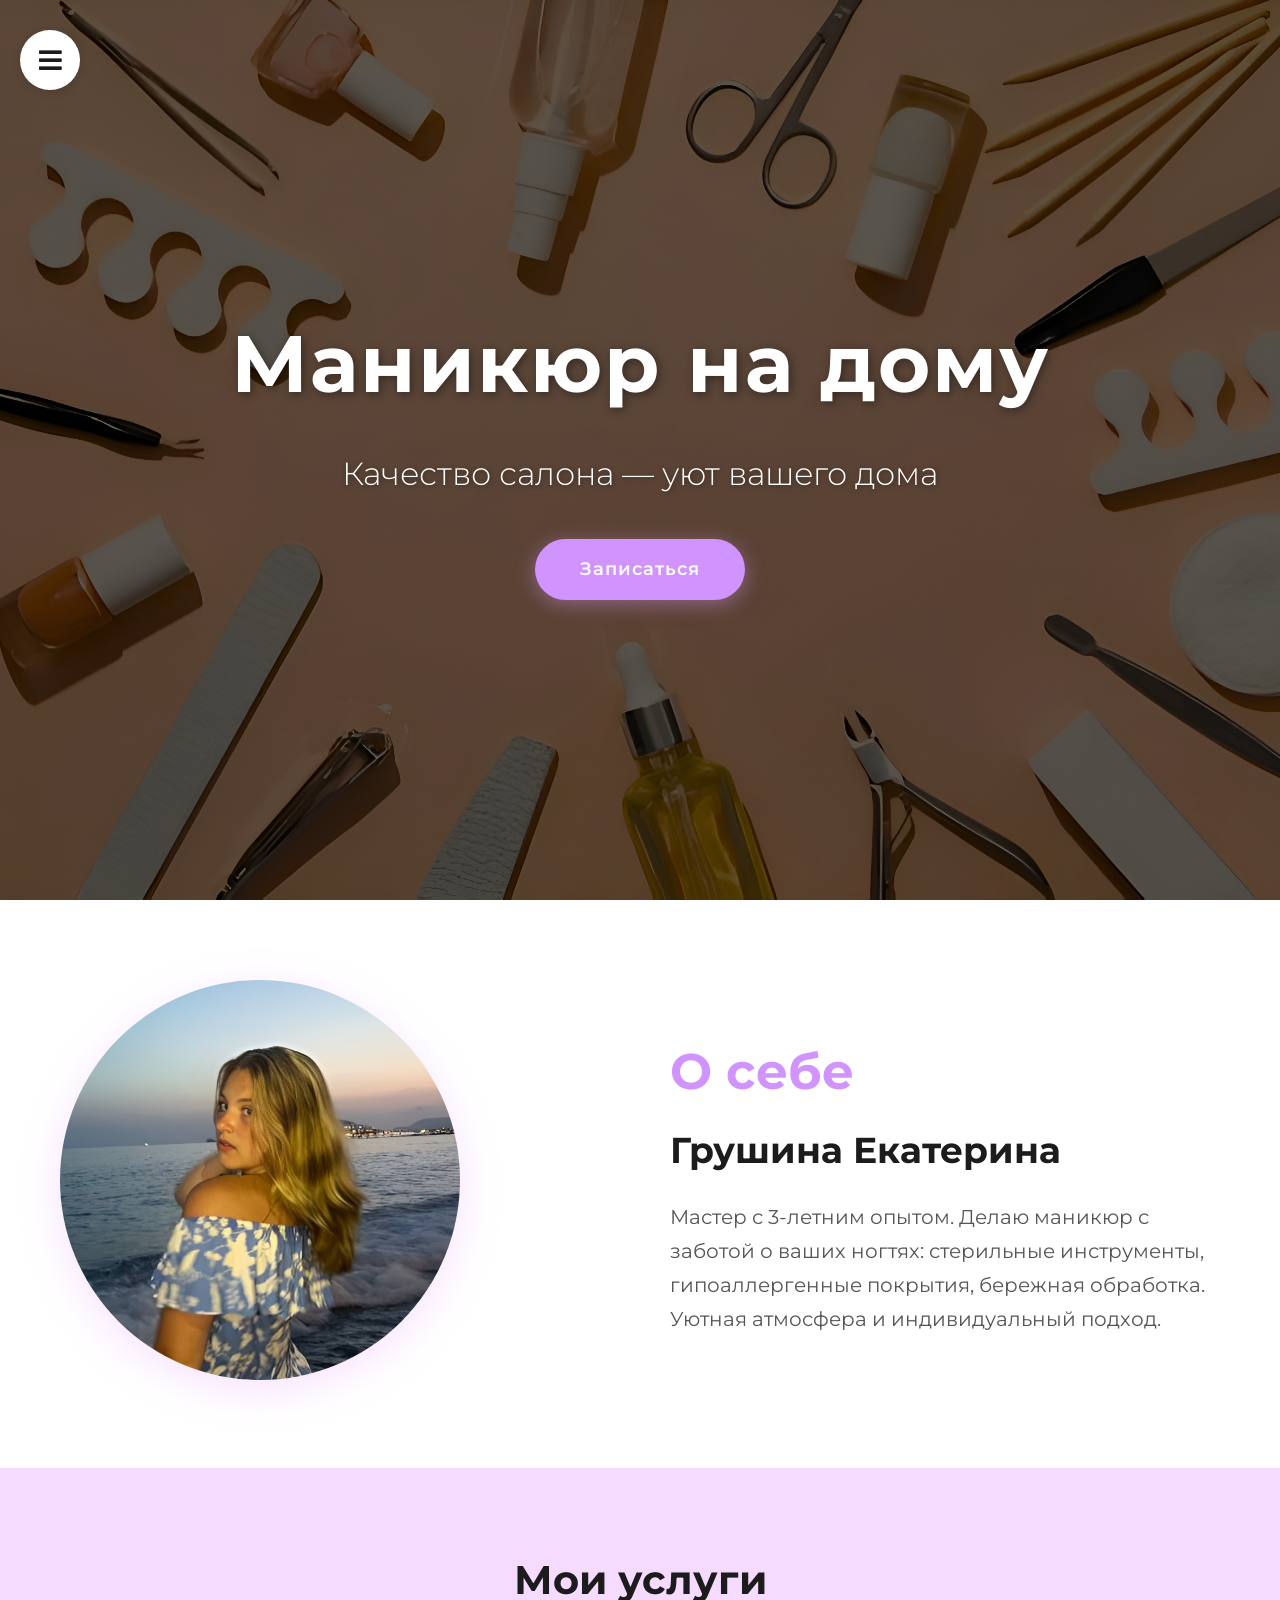
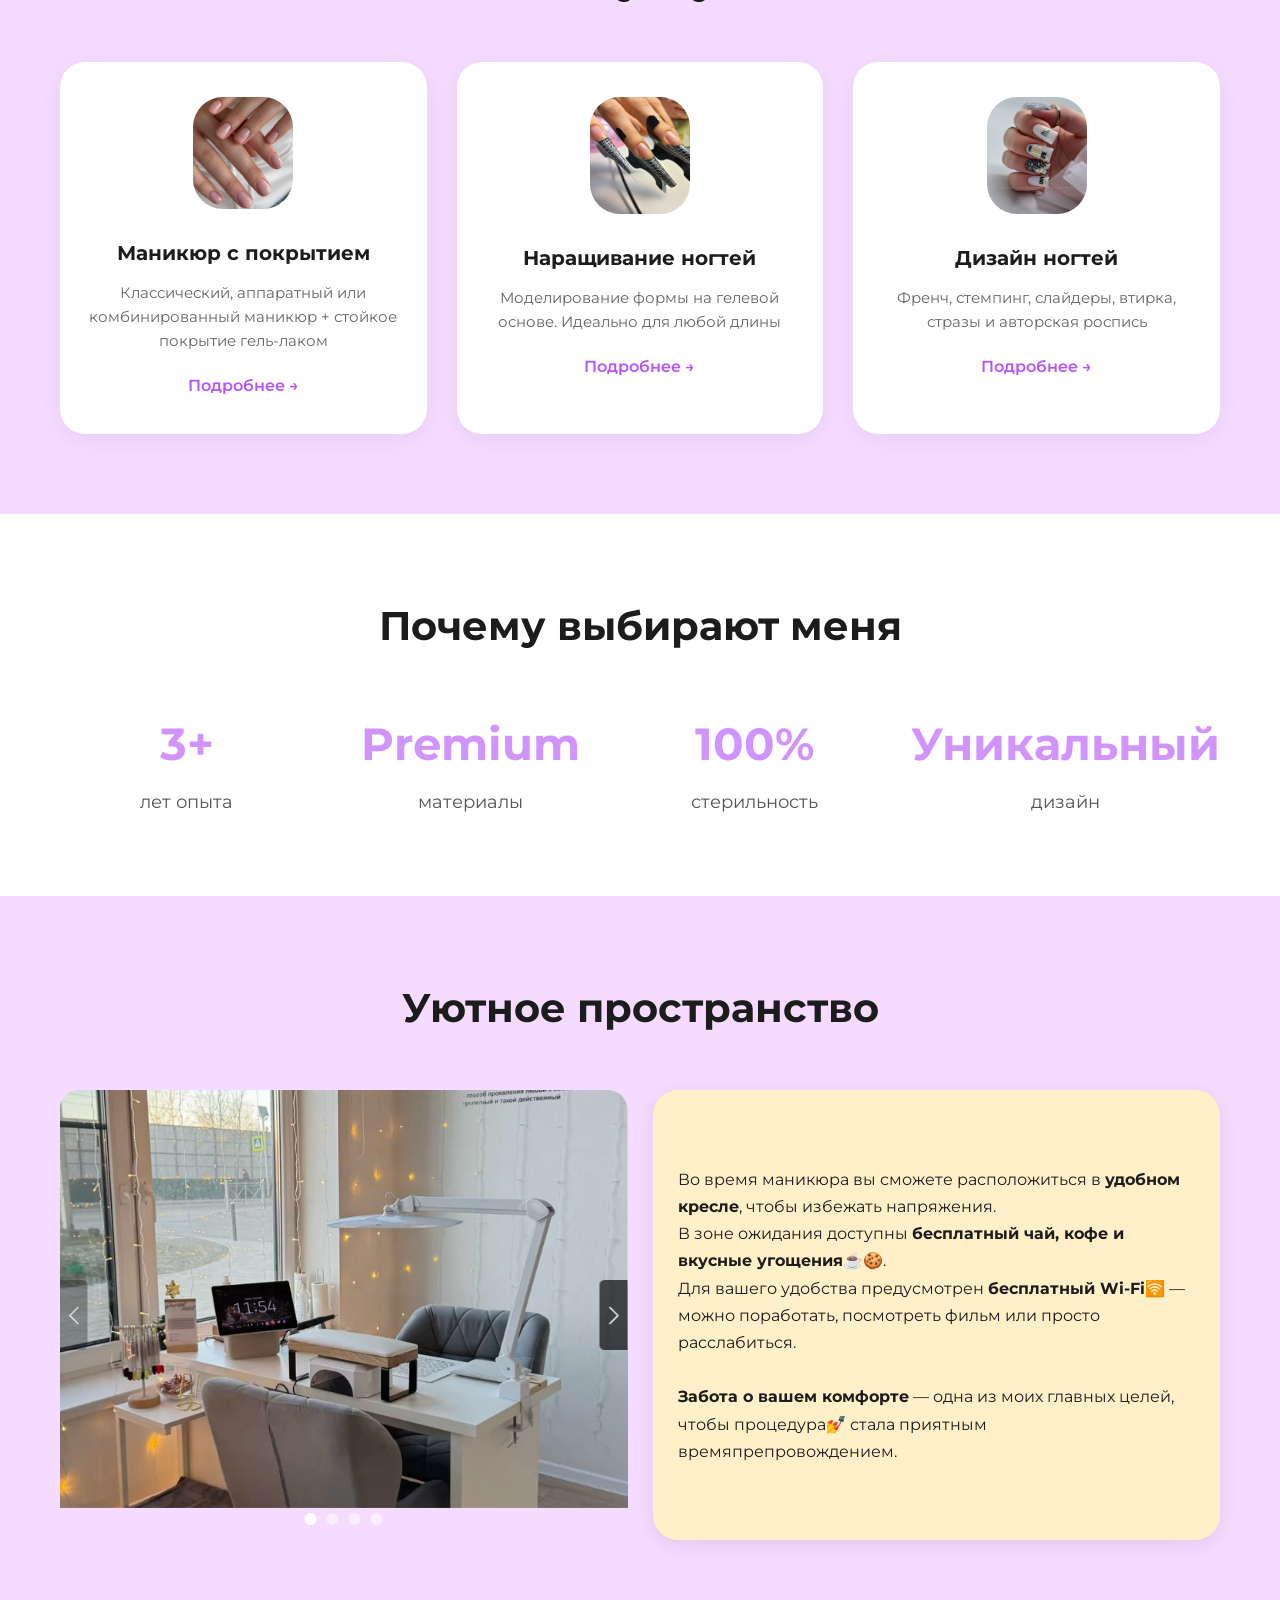
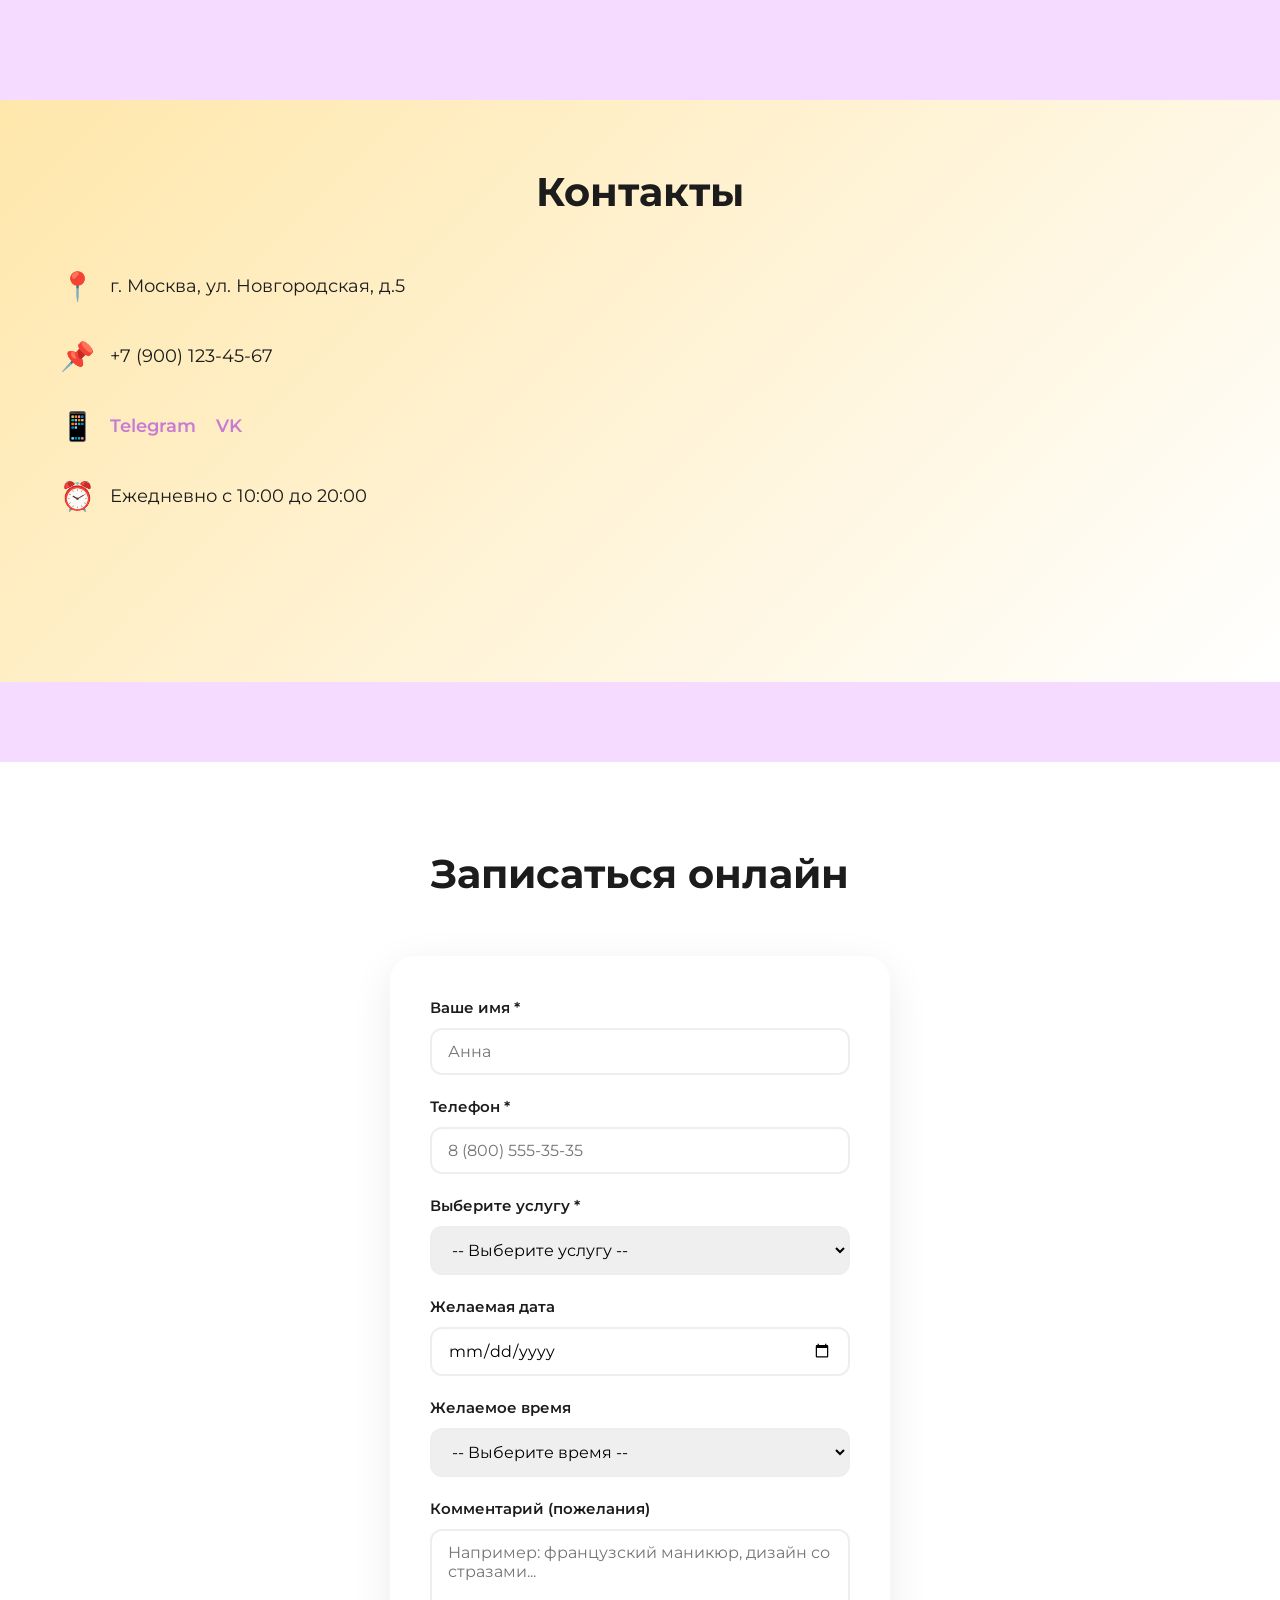
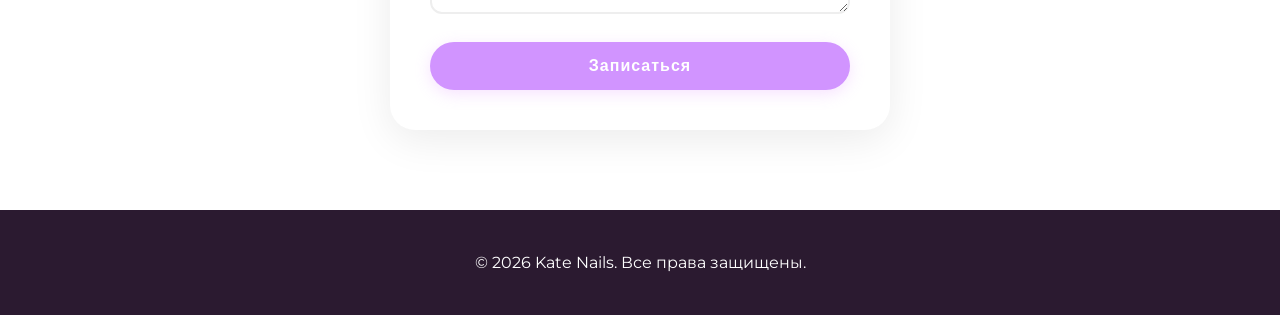
<file: html/index.html>
<!DOCTYPE html>
<html lang="ru">
<head>
    <meta charset="UTF-8">
    <meta name="viewport" content="width=device-width, initial-scale=1.0">
    <title>Kate Nails — Маникюр на дому</title>
    <link rel="stylesheet" href="https://cdnjs.cloudflare.com/ajax/libs/font-awesome/5.14.0/css/all.min.css"
        integrity="sha512-1PKOgIY59xJ8Co8+NE6FZ+LOAZKjy+KY8iq0G4B3CyeY6wYHN3yt9PW0XpSriVlkMXe40PTKnXrLnZ9+fkDaog=="
        crossorigin="lv" />
    <link rel="stylesheet" href="/css/main.css">
</head>
<body>

    <!--кнопка откр меню-->
    <button class="nav-btn open-btn">
        <i class="fas fa-bars"></i>
    </button>

    <!--меню-->
    <div class="nav nav-black">
        <div class="nav nav-pink">
            <div class="nav nav-white">
                <button class="nav-btn close-btn">
                    <i class="fas fa-times"></i>
                </button>

                <img src="/images/logo.png" alt="Kate Nails" class="logo logo-menu">

                <ul class="menu-list">
                    <li><a href="#home">Главная</a></li>
                    <li><a href="#services">Услуги</a></li>
                    <li><a href="price.html">Прайс</a></li>
                    <li><a href="portfolio.html">Портфолио</a></li>
                    <li><a href="#contacts">Контакты</a></li>
                    <li><a href="#booking">Запись</a></li>
                </ul>

                <!--соцсети-->
                <div class="menu-socials">
                    <a href="https://t.me/djanchik_nails" target="_blank"><i class="fab fa-telegram-plane"></i></a>
                    <a href="https://vk.com/" target="_blank"><i class="fab fa-vk"></i></a>
                </div>
            </div>
        </div>
    </div>

    <!--ОСНОВН КОНТЕНТ-->

    <!--Hero -->
    <section class="hero">
        <div class="hero-overlay">
            <div class="container">
                <h1 class="hero-title">Маникюр на дому</h1>
                <p class="hero-subtitle">Качество салона — уют вашего дома</p>
                <a href="#booking" class="hero__btn">Записаться</a>
            </div>
        </div>
    </section>

    <!--о мастере -->
    <section id="home" class="about">
        <div class="container about__grid">
            <div class="about__image">
                <img src="/images/k3.jpg" alt="Грушина Екатерина">
            </div>
            <div class="about__content">
                <h1>О себе</h1>
                <h2>Грушина Екатерина</h2>
                <p class="about__subtitle">Мастер с 3-летним опытом. Делаю маникюр с заботой о ваших ногтях: стерильные инструменты, гипоаллергенные покрытия, бережная обработка. Уютная атмосфера и индивидуальный подход.</p>
            </div>
        </div>
    </section>

    <!-- усуги -->
    <section id="services" class="services">
        <div class="container">
            <h2 class="section-title">Мои услуги</h2>
            <div class="services__grid">
                <div class="service-card">
                    <div class="service-card__icon"><img src="/images/spokr.jpg" alt=""></div>
                    <h3>Маникюр с покрытием</h3>
                    <p>Классический, аппаратный или комбинированный маникюр + стойкое покрытие гель-лаком</p>
                    <a href="price.html" class="service-card__link">Подробнее →</a>
                </div>
                <div class="service-card">
                    <div class="service-card__icon"><img src="/images/nar.jpg" alt=""></div>
                    <h3>Наращивание ногтей</h3>
                    <p>Моделирование формы на гелевой основе. Идеально для любой длины</p>
                    <a href="price.html" class="service-card__link">Подробнее →</a>
                </div>
                <div class="service-card">
                    <div class="service-card__icon"><img src="/images/diz.jpg" alt=""></div>
                    <h3>Дизайн ногтей</h3>
                    <p>Френч, стемпинг, слайдеры, втирка, стразы и авторская роспись</p>
                    <a href="price.html" class="service-card__link">Подробнее →</a>
                </div>
            </div>
        </div>
    </section>

    <!-- поч выбирают-->
    <section class="features">
        <div class="container">
            <h2 class="section-title">Почему выбирают меня</h2>
            <div class="features__grid">
                <div class="feature">
                    <span class="feature__number">3+</span>
                    <p>лет опыта</p>
                </div>
                <div class="feature">
                    <span class="feature__number">Premium</span>
                    <p>материалы</p>
                </div>
                <div class="feature">
                    <span class="feature__number">100%</span>
                    <p>стерильность</p>
                </div>
                <div class="feature">
                    <span class="feature__number">Уникальный</span>
                    <p>дизайн</p>
                </div>
            </div>
        </div>
    </section>

    <!--пространство-->
<section class="space">
    <div class="container">
        <h2 class="section-title">Уютное пространство</h2>
        <div class="space__grid">

            <!-- слайды -->
            <div class="space-slider">
                <a id="s0" href="#s0"></a>
                <div>
                    <div style="background-image: url('/images/zone2.jpg');"></div>
                </div>
                <a id="s1" href="#s1"></a>
                <div>
                    <div style="background-image: url('/images/zone.jpg');"></div>
                </div>
                <a id="s2" href="#s2"></a>
                <div>
                    <div style="background-image: url('/images/zone4.jpg');"></div>
                </div>
                <a id="s3" href="#s3"></a>
                <div>
                    <div style="background-image: url('/images/workspace.jpg');"></div>
                </div>
            </div>

            <!-- абзац -->
            <div class="abz">
                <p>Во время маникюра вы сможете расположиться в <b>удобном кресле</b>, чтобы избежать напряжения.<br> В зоне ожидания доступны <b>бесплатный чай, кофе и вкусные угощения</b>☕🍪.<br> Для вашего удобства предусмотрен <b>бесплатный Wi-Fi</b>🛜 — можно поработать, посмотреть фильм или просто расслабиться.<br><br> <b>Забота о вашем комфорте</b> — одна из моих главных целей, чтобы процедура💅 стала приятным времяпрепровождением.</p>
            </div>
        </div>
    </div>
</section>

    <!--контакты-->
    <section id="contacts" class="contacts">
        <div class="bg">
            <div class="container">
                <h2>Контакты</h2>
                <div class="contacts__grid">
                    <div class="contacts__info">
                        <div class="contact-item">
                            <span class="contact-icon">📍</span>
                            <p>г. Москва, ул. Новгородская, д.5</p>
                        </div>
                        <div class="contact-item">
                            <span class="contact-icon">📌</span>
                            <p>+7 (900) 123-45-67</p>
                        </div>
                        <div class="contact-item">
                            <span class="contact-icon">📱</span>
                            <div class="social-links">
                                <a href="https://t.me/djanchik_nails" target="_blank">Telegram</a>
                                <a href="https://vk.com/" target="_blank">VK</a>
                            </div>
                        </div>
                        <div class="contact-item">
                            <span class="contact-icon">⏰</span>
                            <p>Ежедневно с 10:00 до 20:00</p>
                        </div>
                    </div>
                    <div class="contacts__map">
                        <iframe src="https://yandex.ru/map-widget/v1/?ll=37.650180%2C55.807960&mode=search&ol=geo&ouri=ymapsbm1%3A%2F%2Fgeo%3Fdata%3DCgoxMjM5NTk0OTk1EkTQoNC-0YHRgdC40Y8sINCc0L7RgdC60LLQsCwg0J3QvtCy0LPQvtGA0L7QtNGB0LrQsNGPINGD0LvQuNGG0LAsIDUiCg1dbhZCFV4UckI%3D&z=12" 
                                width="500" height="350" style="border:0;" allowfullscreen="">
                        </iframe>
                    </div>
                </div>
            </div>
        </div>
    </section>

    <!--форма-->
    <section id="booking" class="booking">
        <div class="container">
            <h2 class="section-title">Записаться онлайн</h2>
            <div class="booking__form-wrapper">
                <form id="bookingForm" class="booking-form">
                    <div class="form-group">
                        <label for="clientName">Ваше имя *</label>
                        <input type="text" id="clientName" name="name" placeholder="Анна" required>
                    </div>
                    <div class="form-group">
                        <label for="clientPhone">Телефон *</label>
                        <input type="tel" id="clientPhone" name="phone" placeholder="8 (800) 555-35-35" required>
                    </div>
                    <div class="form-group">
                        <label for="serviceType">Выберите услугу *</label>
                        <select id="serviceType" name="service" required>
                            <option value="">-- Выберите услугу --</option>
                            <option value="Маникюр с покрытием">Маникюр с покрытием</option>
                            <option value="Наращивание ногтей">Наращивание ногтей</option>
                            <option value="Дизайн ногтей">Дизайн ногтей</option>
                            <option value="Снятие покрытия">Снятие покрытия</option>
                        </select>
                    </div>
                    <div class="form-group">
                        <label for="bookingDate">Желаемая дата</label>
                        <input type="date" id="bookingDate" name="date">
                    </div>
                    <div class="form-group">
                        <label for="bookingTime">Желаемое время</label>
                        <select id="bookingTime" name="time">
                            <option value="">-- Выберите время --</option>
                            <option value="10:00">10:00</option>
                            <option value="14:00">14:00</option>
                            <option value="17:00">17:00</option>
                            <option value="19:00">19:00</option>
                        </select>
                    </div>
                    <div class="form-group">
                        <label for="bookingComment">Комментарий (пожелания)</label>
                        <textarea id="bookingComment" name="comment" rows="3" placeholder="Например: французский маникюр, дизайн со стразами..."></textarea>
                    </div>
                    <button type="submit" class="btn btn-block">Записаться</button>
                </form>
                <div id="bookingSuccess" class="booking-success" style="display: none;">
                    <p>✅ Спасибо! Сейчас откроется Telegram для подтверждения записи.</p>
                    <p>Если этого не произошло, <a href="#" id="manualLink">нажмите здесь</a>.</p>
                </div>
            </div>
        </div>
    </section>

    <!-- подвал -->
    <footer class="footer">
        <div class="container">
            <p>© 2026 Kate Nails. Все права защищены.</p>
        </div>
    </footer>

    <script src="/main.js"></script>
</body>
</html>
</file>
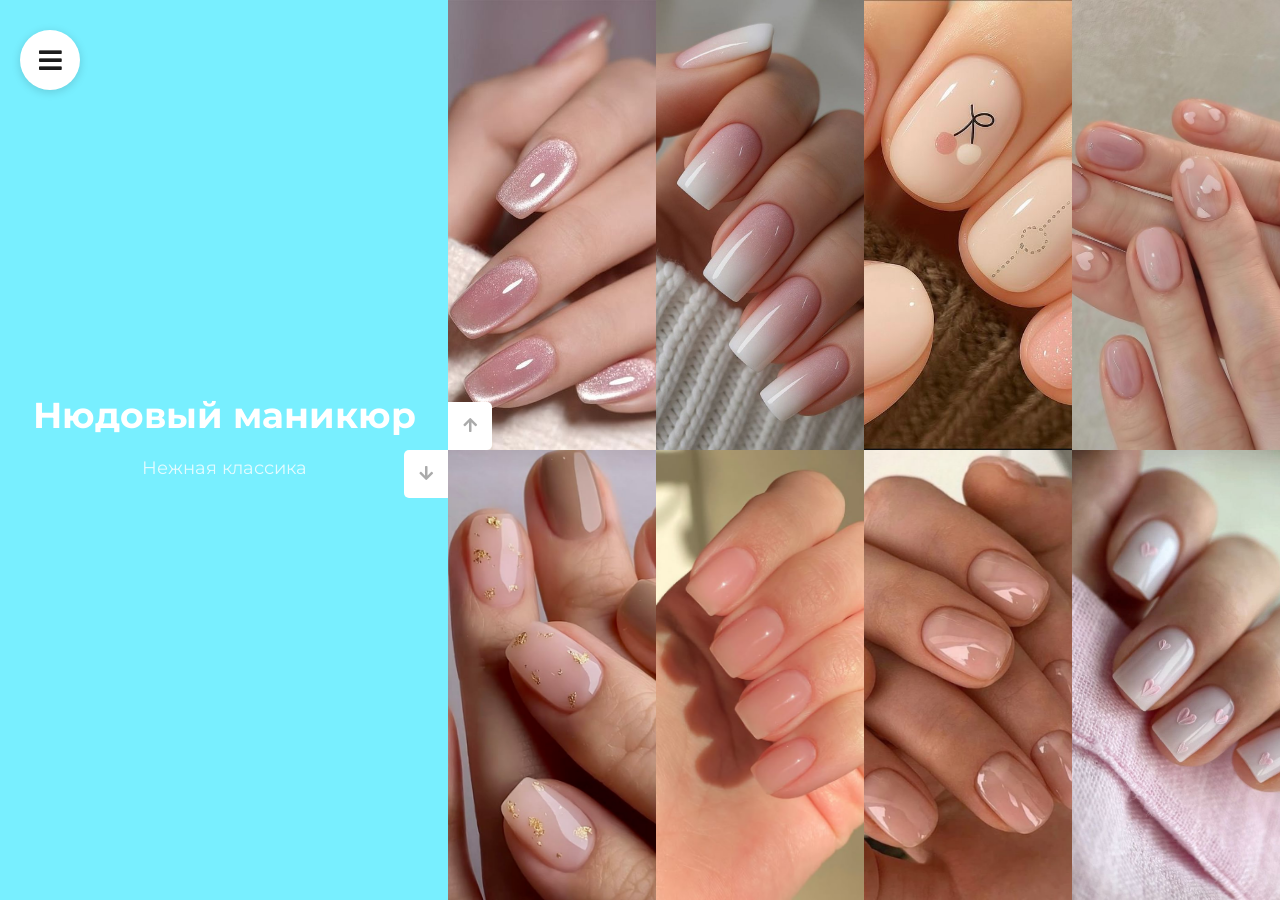
<file: html/portfolio.html>
<!DOCTYPE html>
<html lang="ru">
<head>
    <meta charset="UTF-8">
    <meta name="viewport" content="width=device-width, initial-scale=1.0">
    <title>Портфолио | Kate Nails</title>
    <link rel="stylesheet" href="https://cdnjs.cloudflare.com/ajax/libs/font-awesome/5.15.1/css/all.min.css" />
    <link rel="stylesheet" href="/css/main.css">
</head>
<body>
<!--кнопка откр меню-->
    <button class="nav-btn open-btn">
        <i class="fas fa-bars"></i>
    </button>

    <!--меню-->
    <div class="nav nav-black">
        <div class="nav nav-pink">
            <div class="nav nav-white">
                <button class="nav-btn close-btn">
                    <i class="fas fa-times"></i>
                </button>

                <img src="/images/logo.png" alt="Kate Nails" class="logo logo-menu">

                <ul class="menu-list">
                    <li><a href="#home">Главная</a></li>
                    <li><a href="#services">Услуги</a></li>
                    <li><a href="price.html">Прайс</a></li>
                    <li><a href="portfolio.html">Портфолио</a></li>
                    <li><a href="#contacts">Контакты</a></li>
                    <li><a href="#booking">Запись</a></li>
                </ul>

                <!--соцсети-->
                <div class="menu-socials">
                    <a href="https://t.me/djanchik_nails" target="_blank"><i class="fab fa-telegram-plane"></i></a>
                    <a href="https://vk.com/" target="_blank"><i class="fab fa-vk"></i></a>
                </div>
            </div>
        </div>
    </div>

    <!-- СЛАЙДЕР -->
    <div class="portfolio-slider">
        <!-- левая часть-->
        <div class="portfolio-left">
            <div style="background-color: #b255fa;">
                <h1>Втирка и блёстки</h1>
                <p>Сияние и роскошь</p>
            </div>
            <div style="background-color: #558cfa;">
                <h1>Дизайн ногтей</h1>
                <p>Яркие решения</p>
            </div>
            <div style="background-color: #ffc078;">
                <h1>Френч</h1>
                <p>Элегантность и стиль</p>
            </div>
            <div style="background-color: #78efff;">
                <h1>Нюдовый маникюр</h1>
                <p>Нежная классика</p>
            </div>
        </div>

        <!-- правая часть-->
        <div class="portfolio-right">

            <!-- слайд 1: Нюдовый -->
            <div class="portfolio-grid-slide">
                <div class="grid-item">
                    <img src="/images/portfolio/nud1.jpg" alt="Нюд">
                    <b>Кошачий глаз</b>
                    <em>Гель-лак, глянцевый топ</em>
                </div>
                <div class="grid-item">
                    <img src="/images/portfolio/nud2.jpg" alt="Нюд">
                    <b>Нюдовый градиент</b>
                    <em>Двухцветное покрытие</em>
                </div>
                <div class="grid-item">
                    <img src="/images/portfolio/nud3.jpg" alt="Нюд">
                    <b>Простой дизайн</b>
                    <em>Классический маникюр</em>
                </div>
                <div class="grid-item">
                    <img src="/images/portfolio/nud4.jpg" alt="Нюд">
                    <b>Молочный шик</b>
                    <em>Однотон + дизайн</em>
                </div>
                <div class="grid-item">
                    <img src="/images/portfolio/nud5.jpg" alt="Френч">
                    <b>Нежный нюд</b>
                    <em>Нюд + поталь</em>
                </div>
                <div class="grid-item">
                    <img src="/images/portfolio/nud6.jpg" alt="Френч">
                    <b>Персиковый тон</b>
                    <em>Однотонное покрытие</em>
                </div>
                <div class="grid-item">
                    <img src="/images/portfolio/nud7.jpg" alt="Френч">
                    <b>Бежевый минимал</b>
                    <em>Классический маникюр</em>
                </div>
                <div class="grid-item">
                    <img src="/images/portfolio/nud8.jpg" alt="Френч">
                    <b>Молочный шарм</b>
                    <em>Однотон + наклейки</em>
                </div>
            </div>

            <!-- слайд 2: Френч -->
            <div class="portfolio-grid-slide">
                <div class="grid-item">
                    <img src="/images/portfolio/fr1.jpg" alt="Френч">
                    <b>Френч с дизайном</b>
                    <em>Цветочный узор</em>
                </div>
                <div class="grid-item">
                    <img src="/images/portfolio/fr2.jpg" alt="Френч">
                    <b>Классический френч</b>
                    <em>Белый край, нюд</em>
                </div>
                <div class="grid-item">
                    <img src="/images/portfolio/fr3.jpg" alt="Френч">
                    <b>Классический френч</b>
                    <em>Белый край, овал</em>
                </div>
                <div class="grid-item">
                    <img src="/images/portfolio/fr4.jpg" alt="Френч">
                    <b>Френч с дизайном</b>
                    <em>Сердечки</em>
                </div>
                <div class="grid-item">
                    <img src="/images/portfolio/fr5.jpg" alt="Дизайн">
                    <b>Цветной френч</b>
                    <em>Красный край</em>
                </div>
                <div class="grid-item">
                    <img src="/images/portfolio/fr6.jpg" alt="Дизайн">
                     <b>Цветной френч</b>
                    <em>Оранжевый край</em>
                </div>
                <div class="grid-item">
                    <img src="/images/portfolio/fr7.jpg" alt="Дизайн">
                    <b>Лавандовая нежность</b>
                    <em>Сиреневый край</em>
                </div>
                <div class="grid-item">
                    <img src="/images/portfolio/fr8.jpg" alt="Дизайн">
                    <b>Френч с блёстками</b>
                    <em>С золотым контуром</em>
                </div>
            </div>

            <!-- слайд 3: Дизайн -->
            <div class="portfolio-grid-slide">
                <div class="grid-item">
                    <img src="/images/portfolio/d1.jpg" alt="Дизайн">
                    <b>Облачный дизайн</b>
                    <em>Нюд + узор</em>
                </div>
                <div class="grid-item">
                    <img src="/images/portfolio/d2.jpg" alt="Дизайн">
                    <b>Цветочный дизайн</b>
                    <em>Гель-лак и дизайн</em>
                </div>
                <div class="grid-item">
                    <img src="/images/portfolio/d3.jpg" alt="Дизайн">
                    <b>Жемчужное небо</b>
                    <em>Втирка + наклейки</em>
                </div>
                <div class="grid-item">
                    <img src="/images/portfolio/d4.jpg" alt="Дизайн">
                    <b>Хрустальный край</b>
                    <em>Стразы и блёстки</em>
                </div>
                 <div class="grid-item">
                    <img src="/images/portfolio/d5.jpg" alt="Дизайн">
                    <b>Двухцветный мрамор</b>
                    <em>Блёстки + глянцевый топ</em>
                </div>
                <div class="grid-item">
                    <img src="/images/portfolio/d8.jpg" alt="Дизайн">
                    <b>Яркий узор</b>
                    <em>Блёстки + глянцевый топ</em>
                </div>
                <div class="grid-item">
                    <img src="/images/portfolio/d6.jpg" alt="Дизайн">
                    <b>Неоновый маникюр</b>
                    <em>Матовый топ с паутинкой</em>
                </div>
                <div class="grid-item">
                    <img src="/images/portfolio/d7.jpg" alt="Дизайн">
                    <b>Глубокая элегантность</b>
                    <em>Дизайн и матовый топ</em>
                </div>   
            </div>

            <!-- слайд 4: Втирка -->
            <div class="portfolio-grid-slide">
                <div class="grid-item">
                    <img src="/images/portfolio/vtir1.jpg" alt="Нюд">
                    <b>Перламутровый блеск</b>
                    <em>Лёгкий шиммер</em>
                </div>
                <div class="grid-item">
                    <img src="/images/portfolio/vtir2.jpg" alt="Нюд">
                    <b>Розовый кашемир</b>
                    <em>Однотонное покрытие</em>
                </div>
                <div class="grid-item">
                    <img src="/images/portfolio/vtir3.jpg" alt="Нюд">
                    <b>Жемчужный дизайн</b>
                    <em>Перламутровый маникюр</em>
                </div>
                <div class="grid-item">
                    <img src="/images/portfolio/vtir4.jpg" alt="Нюд">
                    <b>Голография</b>
                    <em>Втирка</em>
                </div>
                    <div class="grid-item">
                    <img src="/images/portfolio/bl1.jpg" alt="Дизайн">
                    <b>Блестящий акцент</b>
                    <em>Нюд с россыпью блёсток</em>
                </div>
                <div class="grid-item">
                    <img src="/images/portfolio/bl2.jpg" alt="Дизайн">
                    <b>Золотая фольга</b>
                    <em>Блёстки + топ</em>
                </div>
                <div class="grid-item">
                    <img src="/images/portfolio/bl3.jpg" alt="Дизайн">
                    <b>Лавандовая нежность</b>
                    <em>Сиреневый оттенок</em>
                </div>
                <div class="grid-item">
                    <img src="/images/portfolio/bl4.jpg" alt="Дизайн">
                    <b>Звёздное сияние</b>
                    <em>Голографический эффект</em>
                </div>
            </div>

        </div>

        <!-- кнопки управл-->
        <div class="portfolio-buttons">
            <button class="port-down-button">
                <i class="fas fa-arrow-down"></i>
            </button>
            <button class="port-up-button">
                <i class="fas fa-arrow-up"></i>
            </button>
        </div>
    </div>

    <script src="/portfolio.js"></script>
</body>
</html>
</file>
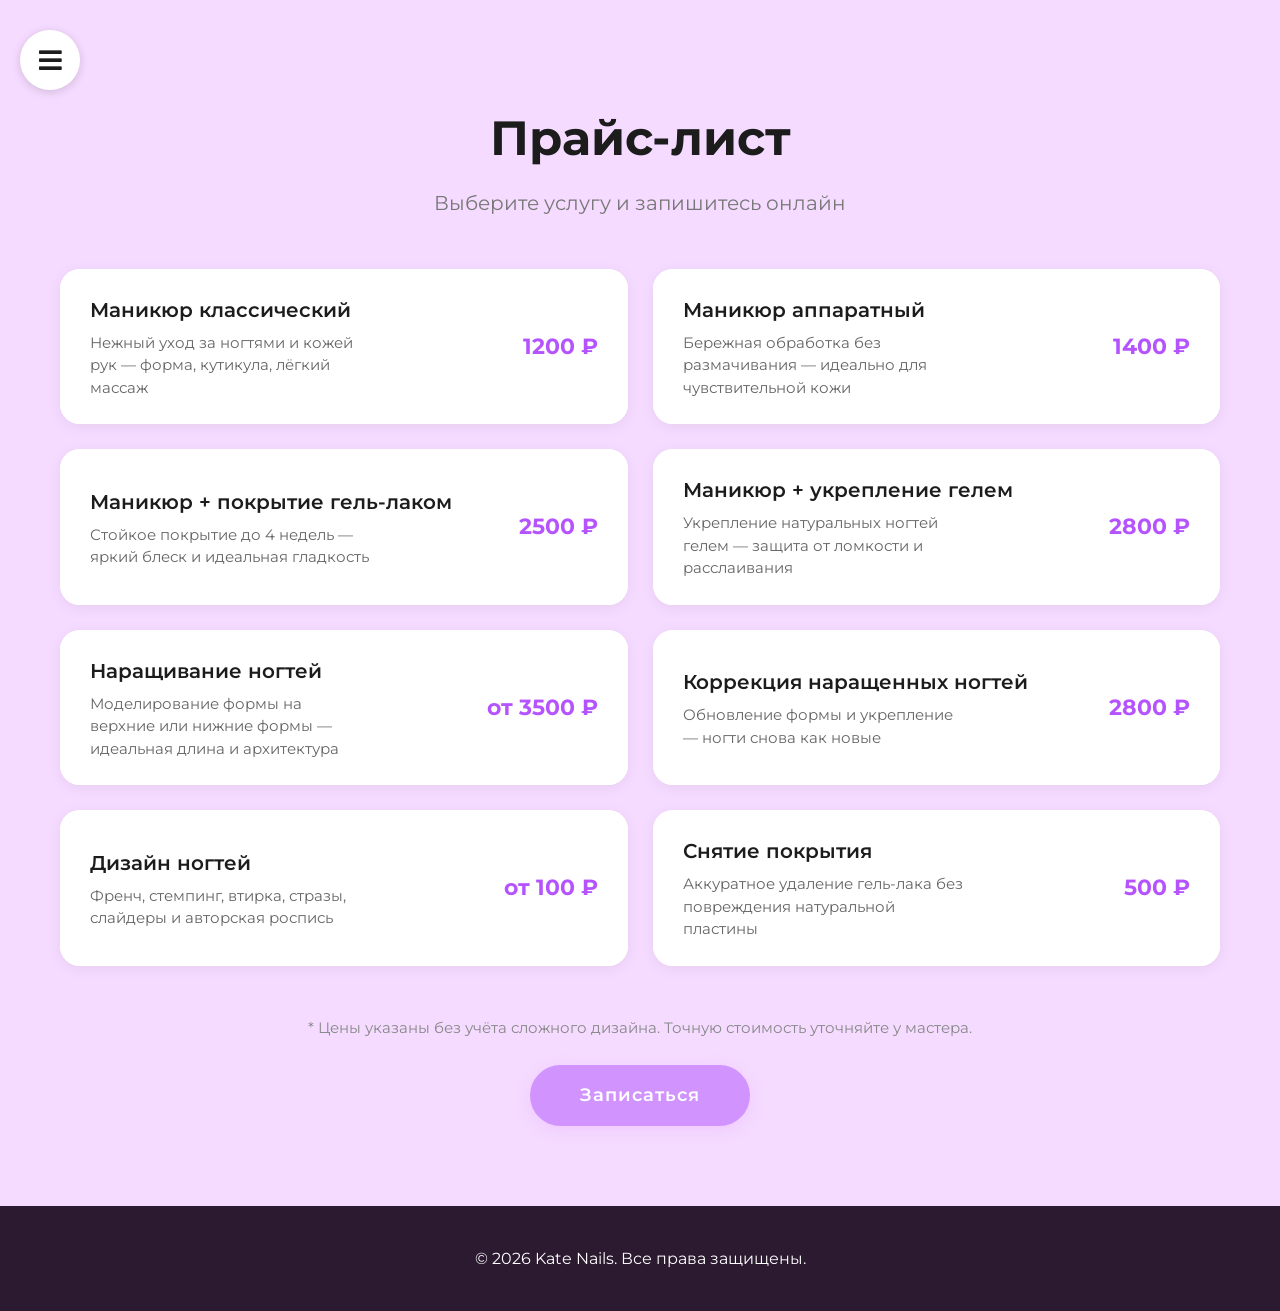
<file: html/price.html>
<!DOCTYPE html>
<html lang="ru">
<head>
    <meta charset="UTF-8">
    <meta name="viewport" content="width=device-width, initial-scale=1.0">
    <title>Прайс-лист | Kate Nails</title>
    <link rel="stylesheet" href="https://cdnjs.cloudflare.com/ajax/libs/font-awesome/5.14.0/css/all.min.css"/>
    <link rel="stylesheet" href="/css/main.css">
</head>
<body>

   <!--кнопка откр меню-->
    <button class="nav-btn open-btn">
        <i class="fas fa-bars"></i>
    </button>

    <!--меню-->
    <div class="nav nav-black">
        <div class="nav nav-pink">
            <div class="nav nav-white">
                <button class="nav-btn close-btn">
                    <i class="fas fa-times"></i>
                </button>

                <img src="/images/logo.png" alt="Kate Nails" class="logo logo-menu">

                <ul class="menu-list">
                    <li><a href="#home">Главная</a></li>
                    <li><a href="#services">Услуги</a></li>
                    <li><a href="price.html">Прайс</a></li>
                    <li><a href="portfolio.html">Портфолио</a></li>
                    <li><a href="#contacts">Контакты</a></li>
                    <li><a href="#booking">Запись</a></li>
                </ul>

                <!--соцсети-->
                <div class="menu-socials">
                    <a href="https://t.me/djanchik_nails" target="_blank"><i class="fab fa-telegram-plane"></i></a>
                    <a href="https://vk.com/" target="_blank"><i class="fab fa-vk"></i></a>
                </div>
            </div>
        </div>
    </div>

    <!-- основн контент -->
    <main>
        <section class="price-page">
            <div class="container">
                <h1 class="page-title">Прайс-лист</h1>
                <p class="page-subtitle">Выберите услугу и запишитесь онлайн</p>

                <!-- карточки прайса -->
                <div class="price-cards">

                    <!--1-->
                    <div class="price-card" style="background-image: url('/images/загруженное\ \(12\).jpg');">
                        <div class="price-card__content">
                            <div class="price-card__info">
                                <h3>Маникюр классический</h3>
                                <p>Нежный уход за ногтями и кожей рук — форма, кутикула, лёгкий массаж</p>
                            </div>
                            <span class="price-card__price">1200 ₽</span>
                        </div>
                    </div>

                    <!-- 2-->
                    <div class="price-card" style="background-image: url('/images/загруженное\ \(10\).jpg');">
                        <div class="price-card__content">
                            <div class="price-card__info">
                                <h3>Маникюр аппаратный</h3>
                                <p>Бережная обработка без размачивания — идеально для чувствительной кожи</p>
                            </div>
                            <span class="price-card__price">1400 ₽</span>
                        </div>
                    </div>

                    <!--3-->
                    <div class="price-card" style="background-image: url('/images/загруженное\ \(11\).jpg');">
                        <div class="price-card__content">
                            <div class="price-card__info">
                                <h3>Маникюр + покрытие гель-лаком</h3>
                                <p>Стойкое покрытие до 4 недель — яркий блеск и идеальная гладкость</p>
                            </div>
                            <span class="price-card__price">2500 ₽</span>
                        </div>
                    </div>

                    <!-- 4  -->
                    <div class="price-card" style="background-image: url('/images/загруженное\ \(13\).jpg');">
                        <div class="price-card__content">
                            <div class="price-card__info">
                                <h3>Маникюр + укрепление гелем</h3>
                                <p>Укрепление натуральных ногтей гелем — защита от ломкости и расслаивания</p>
                            </div>
                            <span class="price-card__price">2800 ₽</span>
                        </div>
                    </div>

                    <!--  5 -->
                    <div class="price-card" style="background-image: url('/images/nar.jpg');">
                        <div class="price-card__content">
                            <div class="price-card__info">
                                <h3>Наращивание ногтей</h3>
                                <p>Моделирование формы на верхние или нижние формы — идеальная длина и архитектура</p>
                            </div>
                            <span class="price-card__price">от 3500 ₽</span>
                        </div>
                    </div>

                    <!--6 -->
                    <div class="price-card" style="background-image: url('/images/spokr.jpg');">
                        <div class="price-card__content">
                            <div class="price-card__info">
                                <h3>Коррекция наращенных ногтей</h3>
                                <p>Обновление формы и укрепление — ногти снова как новые</p>
                            </div>
                            <span class="price-card__price">2800 ₽</span>
                        </div>
                    </div>

                    <!-- 7  -->
                    <div class="price-card" style="background-image: url('/images/diz.jpg');">
                        <div class="price-card__content">
                            <div class="price-card__info">
                                <h3>Дизайн ногтей</h3>
                                <p>Френч, стемпинг, втирка, стразы, слайдеры и авторская роспись</p>
                            </div>
                            <span class="price-card__price">от 100 ₽</span>
                        </div>
                    </div>

                    <!-- 8  -->
                    <div class="price-card" style="background-image: url('/images/загруженное\ \(10\).jpg');">
                        <div class="price-card__content">
                            <div class="price-card__info">
                                <h3>Снятие покрытия</h3>
                                <p>Аккуратное удаление гель-лака без повреждения натуральной пластины</p>
                            </div>
                            <span class="price-card__price">500 ₽</span>
                        </div>
                    </div>

                </div>

                <!-- комент и кнопка -->
                <div class="price-note">
                    <p>* Цены указаны без учёта сложного дизайна. Точную стоимость уточняйте у мастера.</p>
                    <a href="index.html#booking" class="btn">Записаться</a>
                </div>
            </div>
        </section>
    </main>

    <footer class="footer">
        <div class="container">
            <p>© 2026 Kate Nails. Все права защищены.</p>
        </div>
    </footer>

    <script src="/main.js"></script>
</body>
</html>
</file>
<file: css/main.css>
@import url('https://fonts.googleapis.com/css2?family=Montserrat:wght@300;400;500;600;700&display=swap');

* {
    margin: 0;
    padding: 0;
    box-sizing: border-box;
}

:root {
    --pink: #d194ff;
    --pink-dark: #b554ff;
    --light: #f5dbff;
    --yellow: #ffe7ab;
    --yellow-light: #fff0c9;
    --text: #1c1c1c;
    --white: #ffffff;
}

body {
    font-family: 'Montserrat', sans-serif;
    color: var(--text);
    line-height: 1.6;
    background: var(--light);
    overflow-x: hidden;
}

.container {
    max-width: 1200px;
    margin: 0 auto;
    padding: 0 20px;
}

/* burger */

/* Кнопка открытия */
.nav-btn {
    border: none;
    background-color: transparent;
    cursor: pointer;
    font-size: 26px;
    color: var(--text);
}

.open-btn {
    position: fixed;
    top: 30px;
    left: 20px;
    z-index: 200;
    background: var(--white);
    width: 60px;
    height: 60px;
    border-radius: 50%;
    display: flex;
    align-items: center;
    justify-content: center;
    box-shadow: 0 2px 10px rgba(0,0,0,0.15);
    transition: transform 0.3s;
}

.open-btn:hover {
    transform: scale(1.1);
}

/* Трёхслойн нав */
.nav {
    position: fixed;
    top: 0;
    left: 0;
    height: 100vh;
    transform: translateX(-100%);
    transition: transform 0.2s ease-in-out;
    z-index: 300;
}

.nav.visible {
    transform: translateX(0);
}


.nav-black {
    background-color: #2b1a30;
    width: 60%;
    max-width: 480px;
    min-width: 320px;
    transition-delay: 0.4s;
}

.nav-black.visible {
    transition-delay: 0s;
}


.nav-pink {
    background-color: var(--pink);
    width: 95%;
    transition-delay: 0.2s;
}

.nav-pink.visible {
    transition-delay: 0.1s;
}


.nav-white {
    background-color: #fff;
    width: 95%;
    padding: 40px;
    position: relative;
    transition-delay: 0s;
}

.nav-white.visible {
    transition-delay: 0.2s;
}

/* Кнопка закрытия */
.close-btn {
    opacity: 0.4;
    position: absolute;
    top: 30px;
    right: 30px;
    font-size: 24px;
    transition: opacity 0.3s;
}

.close-btn:hover {
    opacity: 1;
}

/* логотип */
.logo-menu {
    width: 350px;
    margin-bottom: 40px;
    border-radius: 15px;
}

/* список  в меню */
.menu-list {
    list-style-type: none;
    padding: 0;
}

.menu-list li {
    margin: 18px 0;
}

.menu-list li a {
    color: #2b1a30;
    font-size: 18px;
    text-decoration: none;
    font-weight: 600;
    text-transform: uppercase;
    letter-spacing: 1px;
    transition: color 0.3s;
}

.menu-list li a:hover {
    color: var(--pink-dark);
}

/*соцсети в меню */
.menu-socials {
    margin-top: 40px;
    display: flex;
    gap: 20px;
}

.menu-socials a {
    color: var(--pink-dark);
    font-size: 22px;
    transition: color 0.3s;
}

.menu-socials a:hover {
    color: #2b1a30;
}

/*HERO*/
.hero {
    height: 100vh;
    min-height: 600px;
    background: url('/images/bg2.jpg') center center / cover no-repeat;
    position: relative;
    display: flex;
    align-items: center;
    justify-content: center;
    text-align: center;
}

.hero-overlay {
    position: absolute;
    top: 0;
    left: 0;
    width: 100%;
    height: 100%;
    background: rgba(0, 0, 0, 0.4);
    display: flex;
    align-items: center;
    justify-content: center;
}

.hero-title {
    font-size: 80px;
    font-weight: 700;
    color: #fff;
    text-shadow: 2px 2px 10px rgba(0, 0, 0, 0.4);
    margin-bottom: 20px;
    letter-spacing: 2px;
}

.hero-subtitle {
    font-size: 32px;
    color: #fff;
    text-shadow: 1px 1px 5px rgba(0, 0, 0, 0.4);
    margin-bottom: 40px;
    font-weight: 300;
}

.hero__btn {
    display: inline-block;
    padding: 16px 45px;
    background: var(--pink);
    color: #fff;
    border: none;
    border-radius: 50px;
    font-size: 18px;
    font-weight: 600;
    text-decoration: none;
    letter-spacing: 1px;
    transition: all 0.3s;
    box-shadow: 0 4px 20px rgba(229, 158, 255, 0.4);
}

.hero__btn:hover {
    background: var(--pink-dark);
    transform: translateY(-3px);
    box-shadow: 0 6px 25px rgba(229, 158, 255, 0.5);
}

/*секции*/
section {
    padding: 80px 0;
}

.section-title {
    font-size: 40px;
    text-align: center;
    margin-bottom: 50px;
    color: var(--text);
    font-weight: 700;
}

/*о  мастере */
.about {
    background: var(--white);
}

.about__grid {
    display: grid;
    grid-template-columns: 1fr 1fr;
    gap: 60px;
    align-items: center;
}

.about__content h1 {
    font-size: 50px;
    margin-bottom: 10px;
    color: var(--pink);
}

.about__content h2 {
    font-size: 36px;
    margin-bottom: 20px;
    color: var(--text);
}

.about__subtitle {
    font-size: 20px;
    color: #555;
    line-height: 1.7;
}

.about__image img {
    width: 100%;
    max-width: 400px;
    border-radius: 50%;
    box-shadow: 0 10px 40px rgba(229, 158, 255, 0.3);
}

/*  услуги  */
.services__grid {
    display: grid;
    grid-template-columns: repeat(3, 1fr);
    gap: 30px;
}

.service-card {
    background: var(--white);
    padding: 35px 25px;
    border-radius: 25px;
    box-shadow: 0 5px 25px rgba(0,0,0,0.06);
    text-align: center;
    transition: transform 0.3s, box-shadow 0.3s;
}

.service-card:hover {
    transform: translateY(-8px);
    box-shadow: 0 15px 40px rgba(229, 158, 255, 0.2);
}

.service-card__icon img {
    width: 100px;
    border-radius: 30px;
    margin-bottom: 20px;
}

.service-card h3 {
    margin-bottom: 12px;
    font-size: 20px;
}

.service-card p {
    color: #666;
    font-size: 15px;
    line-height: 1.6;
}

.service-card__link {
    display: inline-block;
    margin-top: 20px;
    color: var(--pink-dark);
    text-decoration: none;
    font-weight: 600;
    transition: color 0.3s;
}

.service-card__link:hover {
    color: #2b1a30;
}

/* поч выбир  */
.features {
    background: var(--white);
}

.features__grid {
    display: grid;
    grid-template-columns: repeat(4, 1fr);
    gap: 30px;
    text-align: center;
}

.feature__number {
    display: block;
    font-size: 45px;
    font-weight: 700;
    color: var(--pink);
    margin-bottom: 8px;
}

.feature p {
    font-size: 18px;
    color: #555;
}

/* пространство */
.space__grid {
    display: grid;
    grid-template-columns: 1fr 1fr;
    gap: 25px;
    align-items: start;
}

/* слыйды  */
.space-slider {
    overflow: hidden;
    font-size: 0;
    padding-top: 10px;
    transform: rotate(180deg);
    position: relative;
    text-align: center;
    border-radius: 20px;
    height: 450px;
}

/* Слайды */
.space-slider > div {
    z-index: -1;
    position: relative;
    display: none;
}

/* Точка активного слайда */
.space-slider > div::before {
    z-index: 1000;
    vertical-align: bottom;
    position: relative;
    content: ".";
    display: inline-block;
    margin: 5px;
    border-radius: 10px;
    height: 12px;
    width: 12px;
    background: rgb(255, 255, 255);
}

/* Кнопки-точки */
.space-slider > a {
    height: 12px;
    width: 12px;
    margin: 5px;
    border-radius: 10px;
    background: rgba(255, 255, 255, 0.5);
    font-size: 0;
    overflow: hidden;
    display: inline-block;
    transition: background 0.3s;
}

.space-slider > a:hover {
    background: rgba(255, 255, 255, 0.8);
}

.space-slider > a:target {
    display: none;
}

.space-slider > a:target + div {
    display: inline;
}

/* Стрелка влево */
.space-slider > a::before,
.space-slider > a:first-child:target ~ a:nth-last-child(2)::before {
    height: 70px;
    line-height: 60px;
    width: 28px;
    content: "";
    background: rgba(0, 0, 0, 0.3);
    background-position: center;
    background-repeat: no-repeat;
    background-image: url("data:image/svg+xml;utf8,<svg xmlns='http://www.w3.org/2000/svg' viewBox='0 0 100 100'><path fill='white' d='M61.59,78.41a2,2,0,0,0,2.83-2.83L36.83,48,64.41,20.41a2,2,0,0,0-2.83-2.83l-29,29a2,2,0,0,0,0,2.83Z'/></svg>");
    background-size: 28px auto;
    color: #fff;
    position: absolute;
    left: 0;
    margin-top: -35px;
    top: 50%;
    display: block;
    border-radius: 0 5px 5px 0;
}

/* Стрелка вправо */
.space-slider > a:target + div + a::after,
.space-slider > a:nth-child(1)::after {
    height: 70px;
    margin-top: -35px;
    line-height: 60px;
    width: 28px;
    font-weight: 900;
    font-size: 1.3rem;
    color: #fff;
    background: rgba(0, 0, 0, 0.3);
    background-position: center;
    background-repeat: no-repeat;
    background-image: url("data:image/svg+xml;utf8,<svg xmlns='http://www.w3.org/2000/svg' viewBox='0 0 100 100'><path fill='white' d='M32.59,78.41a2,2,0,0,0,2.83,0l29-29a2,2,0,0,0,0-2.83l-29-29a2,2,0,0,0-2.83,2.83L60.17,48,32.59,75.59A2,2,0,0,0,32.59,78.41Z'/></svg>");
    background-size: 28px auto;
    content: "";
    position: absolute;
    right: 0;
    top: 50%;
    display: block;
    border-radius: 5px 0 0 5px;
}

/* скрываем левстрелку у активных */
.space-slider > a:target ~ a::before {
    display: none;
}

/* по умолчанию показ последний слайд */
.space-slider > a:not(:target) ~ div:last-child {
    display: inline;
}

.space-slider > a:not(:target) ~ a:nth-last-child(2) {
    display: none;
}

.space-slider > a:target ~ a:nth-last-child(2) {
    display: inline-block;
}

.space-slider > a:target ~ div:last-child {
    display: none !important;
}

.space-slider > a:target + div:last-child {
    display: inline !important;
}

/* Контент */
.space-slider > div > div {
    font-size: 15px;
    position: relative;
    margin-top: 0px;
    transform: rotate(180deg);
    overflow: hidden;
    z-index: -22;
    padding: 0;
    box-sizing: border-box;
    background-size: cover;
    background-position: center;
    text-align: left;
    width: 100%;
    height: 420px;
    float: right;
    display: block;
}

/* Анимация появления */
.space-slider > div > div {
    animation-duration: 0.6s;
    animation-fill-mode: both;
    animation-name: SpaceSlideUp;
}

@keyframes SpaceSlideUp {
    from {
        opacity: 0;
        transform: rotate(180deg) translateY(5%);
    }
    to {
        opacity: 1;
        transform: rotate(180deg) translateY(0);
    }
}

/* Текст */
.abz {
    background: var(--yellow-light);
    padding: 25px;
    border-radius: 25px;
    box-shadow: 0 5px 20px rgba(0,0,0,0.08);
    font-size: 16px;
    line-height: 1.7;
    color: var(--text);
    display: flex;
    align-items: center;
    min-height: 450px;
}

/*  АДАПТИВ  */
@media (max-width: 768px) {
    .space__grid {
        grid-template-columns: 1fr;
    }

    .space-slider {
        height: 300px;
    }

    .space-slider > div > div {
        height: 280px;
    }

    .abz {
        min-height: auto;
    }
}

/*  контвкты*/
.bg {
    background: linear-gradient(135deg, var(--yellow), var(--white));
    padding: 60px 0;
}

.contacts h2 {
    text-align: center;
    font-size: 40px;
    margin-bottom: 40px;
}

.contacts__grid {
    display: grid;
    grid-template-columns: 1fr 1fr;
    gap: 50px;
}

.contact-item {
    display: flex;
    align-items: center;
    gap: 15px;
    margin-bottom: 25px;
}

.contact-icon {
    font-size: 28px;
}

.contacts__info p {
    font-size: 18px;
}

.social-links {
    display: flex;
    gap: 20px;
}

.social-links a {
    color: #c97ad4;
    text-decoration: none;
    font-size: 18px;
    font-weight: 600;
    transition: color 0.3s;
}

.social-links a:hover {
    color: #2b1a30;
}

.contacts__map iframe {
    width: 100%;
    height: 350px;
    border-radius: 10px;
}

/*форма */
.booking {
    background: var(--white);
}

.booking-form {
    max-width: 500px;
    margin: 0 auto;
    background: #fff;
    padding: 40px;
    border-radius: 25px;
    box-shadow: 0 10px 40px rgba(0,0,0,0.08);
}

.form-group {
    margin-bottom: 20px;
}

.form-group label {
    display: block;
    margin-bottom: 8px;
    font-weight: 600;
    font-size: 15px;
}

.form-group input,
.form-group select,
.form-group textarea {
    width: 100%;
    padding: 12px 16px;
    border: 2px solid #eee;
    border-radius: 12px;
    font-family: inherit;
    font-size: 16px;
    transition: border-color 0.3s;
}

.form-group input:focus,
.form-group select:focus,
.form-group textarea:focus {
    outline: none;
    border-color: var(--pink);
}

.btn {
    display: inline-block;
    padding: 15px 35px;
    background: var(--pink);
    color: #fff;
    border: none;
    border-radius: 50px;
    font-size: 16px;
    font-weight: 600;
    cursor: pointer;
    text-decoration: none;
    letter-spacing: 1px;
    transition: all 0.3s;
    box-shadow: 0 4px 15px rgba(229, 158, 255, 0.3);
}

.btn:hover {
    background: var(--pink-dark);
    transform: translateY(-2px);
    box-shadow: 0 6px 20px rgba(229, 158, 255, 0.4);
}

.btn-block {
    width: 100%;
}

.booking-success {
    text-align: center;
    padding: 30px;
    font-size: 18px;
}

.booking-success a {
    color: var(--pink-dark);
    font-weight: 600;
}

/*  ПОДВАЛ  */
.footer {
    background: #2b1a30;
    color: #fff;
    padding: 40px 0;
    text-align: center;
    font-size: 16px;
}

/*  АДАПТИВ  */
@media (max-width: 768px) {
    .hero__title {
        font-size: 42px;
    }

    .hero__subtitle {
        font-size: 20px;
    }

    .about__grid,
    .services__grid,
    .features__grid,
    .space__grid,
    .contacts__grid {
        grid-template-columns: 1fr;
    }

    .about__image img {
        max-width: 280px;
        margin: 0 auto;
        display: block;
    }

    .section-title {
        font-size: 30px;
    }

    .nav-black {
        width: 85%;
        min-width: auto;
    }

    .logo-fixed {
        width: 70px;
        top: 15px;
        right: 15px;
    }
}

/*  ПРАЙС*/
.price-page {
    padding: 100px 0 80px;
}

.page-title {
    text-align: center;
    font-size: 48px;
    font-weight: 700;
    color: var(--text);
    margin-bottom: 10px;
}

.page-subtitle {
    text-align: center;
    font-size: 20px;
    color: #777;
    margin-bottom: 50px;
}

/* Сетка */
.price-cards {
    display: grid;
    grid-template-columns: repeat(auto-fill, minmax(380px, 1fr));
    gap: 25px;
    margin-bottom: 50px;
}

/* Карточка */
.price-card {
    position: relative;
    background-size: 0;              
    background-position: center;
    background-repeat: no-repeat;
    border-radius: 20px;
    overflow: hidden;
    cursor: pointer;
    transition: all 0.5s ease;
    display: flex;
    align-items: stretch;
    background-color: var(--white);
    box-shadow: 0 3px 15px rgba(0,0,0,0.06);
}

/*фон картинка */
.price-card:hover {
    background-size: cover;
    box-shadow: 0 8px 30px rgba(0,0,0,0.15);
    transform: translateY(-3px);
}

/* Контент*/
.price-card__content {
    position: relative;
    z-index: 2;
    display: flex;
    justify-content: space-between;
    align-items: center;
    width: 100%;
    padding: 25px 30px;
    background: var(--white);
    transition: background 0.5s ease;
    height: 100%;
}

/* полупрозрачный фон */
.price-card:hover .price-card__content {
    background: rgba(255, 255, 255, 0.5);
    backdrop-filter: blur(2px);
}

/* Информация */
.price-card__info h3 {
    font-size: 20px;
    font-weight: 600;
    margin-bottom: 6px;
    color: var(--text);
}

.price-card__info p {
    font-size: 15px;
    color: #666;
    line-height: 1.5;
    max-width: 280px;
}

/* цена */
.price-card__price {
    font-size: 22px;
    font-weight: 700;
    color: var(--pink-dark);
    white-space: nowrap;
    margin-left: 20px;
    flex-shrink: 0;
}

/* комент */
.price-note {
    text-align: center;
    margin-top: 30px;
}

.price-note p {
    color: #888;
    font-size: 15px;
    margin-bottom: 25px;
}

.price-note .btn {
    font-size: 18px;
    padding: 16px 50px;
}

/*  АДАПТИВ  */
@media (max-width: 768px) {
    .price-cards {
        grid-template-columns: 1fr;
    }

    .price-card__content {
        flex-direction: column;
        align-items: flex-start;
        gap: 10px;
    }

    .price-card__price {
        margin-left: 0;
        font-size: 20px;
    }

    .page-title {
        font-size: 34px;
    }
}

/* вертик слайдер  */
.portfolio-slider {
    position: relative;
    overflow: hidden;
    width: 100vw;
    height: 100vh;
}

/* Левая панель */
.portfolio-left {
    height: 100%;
    width: 35%;
    position: absolute;
    top: 0;
    left: 0;
    transition: transform 0.5s ease-in-out;
    z-index: 10;
}

.portfolio-left > div {
    height: 100%;
    width: 100%;
    display: flex;
    flex-direction: column;
    align-items: center;
    justify-content: center;
    color: #fff;
}

.portfolio-left h1 {
    font-size: 36px;
    margin-bottom: 10px;
    margin-top: -30px;
    text-align: center;
    padding: 0 20px;
}

.portfolio-left p {
    font-size: 18px;
    opacity: 0.8;
}

/* Правая панель */
.portfolio-right {
    height: 100%;
    position: absolute;
    top: 0;
    left: 35%;
    width: 65%;
    transition: transform 0.5s ease-in-out;
}

.portfolio-right > div {
    height: 100%;
    width: 100%;
    background: #000;
}

/*  управление */
.portfolio-buttons button {
    background-color: #fff;
    border: none;
    color: #aaa;
    cursor: pointer;
    font-size: 16px;
    padding: 15px;
    position: absolute;
    left: 35%;
    top: 50%;
    z-index: 100;
    transition: color 0.3s;
}

.portfolio-buttons button:hover {
    color: #222;
}

.portfolio-buttons button:focus {
    outline: none;
}

.port-down-button {
    transform: translateX(-100%);
    border-top-left-radius: 5px;
    border-bottom-left-radius: 5px;
}

.port-up-button {
    transform: translateY(-100%);
    border-top-right-radius: 5px;
    border-bottom-right-radius: 5px;
}

/*  СЕТКА ФОТОГРАФИЙ */
.portfolio-grid-slide {
    display: grid;
    grid-template-columns: 1fr 1fr 1fr 1fr;
    grid-template-rows: 1fr 1fr ;
    gap: 0;
    width: 100%;
    height: 100%;
    background: #000;
}

/* Карточка */
.grid-item {
    position: relative;
    overflow: hidden;
    cursor: pointer;
}

.grid-item img {
    width: 100%;
    height: 100%;
    object-fit: cover;
    transition: transform 0.5s ease, filter 0.5s ease;
}

/* Затемнение снизу */
.grid-item::after {
    content: "";
    position: absolute;
    bottom: 0;
    left: 0;
    right: 0;
    height: 50%;
    background: linear-gradient(transparent, rgba(0, 0, 0, 0.8));
    opacity: 0;
    transition: opacity 0.3s ease;
    z-index: 2;
    pointer-events: none;
}

/* назв диз */
.grid-item b {
    position: absolute;
    bottom: 17%;
    left: 10%;
    z-index: 3;
    color: #fff;
    font-size: 1.5em;
    font-weight: 600;
    opacity: 0;
    transition: opacity 0.3s ease, letter-spacing 1s;
    pointer-events: none;
}

/* описание диз */
.grid-item em {
    position: absolute;
    bottom: 10%;
    left: 10%;
    z-index: 3;
    color: #fff;
    font-size: 1em;
    font-style: normal;
    font-weight: 300;
    opacity: 0;
    transition: opacity 0.3s ease 0.15s;
    pointer-events: none;
}



/*эффекты */
.grid-item:hover img {
    transform: scale(1.08);
    filter: brightness(0.9);
}

.grid-item:hover::after {
    opacity: 1;
}

.grid-item:hover b {
    opacity: 1;
    letter-spacing: 1px;
}

.grid-item:hover em {
    opacity: 0.8;
}



/*  АДАПТИВ  */
@media (max-width: 768px) {
    .portfolio-left {
        width: 40%;
    }

    .portfolio-right {
        left: 40%;
        width: 60%;
    }

    .portfolio-buttons button {
        left: 40%;
    }

    .portfolio-left h1 {
        font-size: 20px;
    }

    .portfolio-left p {
        font-size: 13px;
    }

    .portfolio-grid-slide {
        grid-template-columns: 1fr 1fr;
        grid-template-rows: 1fr 1fr;
    }

    .grid-item b {
        font-size: 1em;
    }

    .grid-item em {
        font-size: 0.75em;
    }
}
</file>
